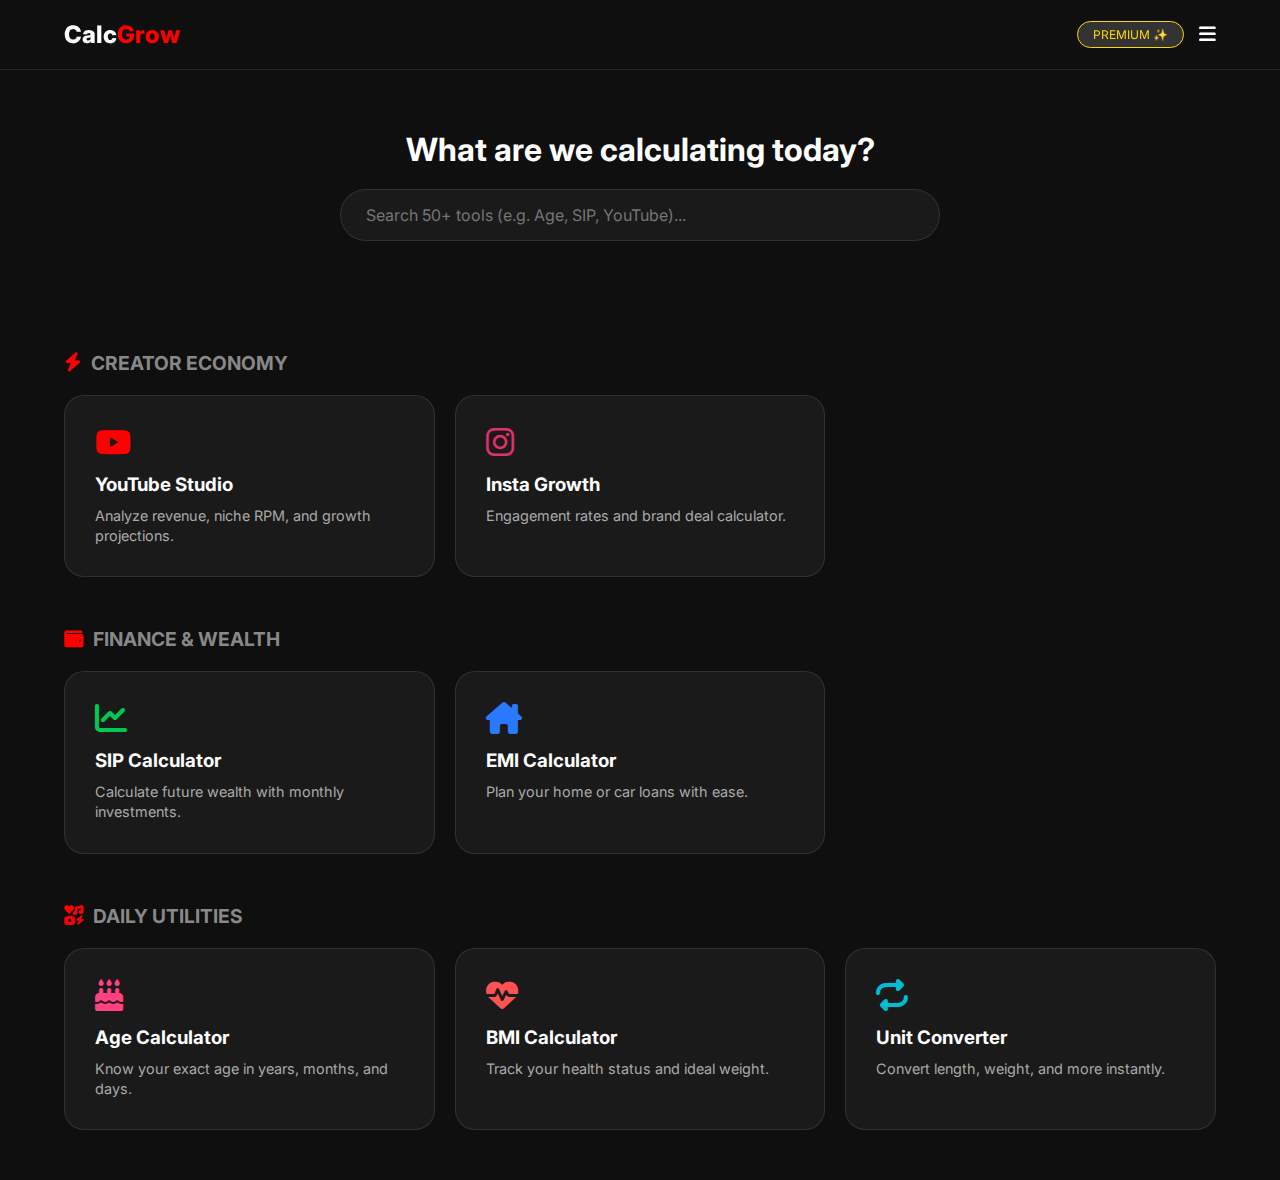
<file: index.html>
<!DOCTYPE html>
<html lang="en">
<head>
    <meta charset="UTF-8">
    <meta name="viewport" content="width=device-width, initial-scale=1.0">
    <title>CalcGrow | All-in-One SaaS Ecosystem</title>
    <link rel="stylesheet" href="https://cdnjs.cloudflare.com/ajax/libs/font-awesome/6.4.0/css/all.min.css">
    <link href="https://fonts.googleapis.com/css2?family=Inter:wght@400;600;800&display=swap" rel="stylesheet">
    <style>
        :root {
            --primary: #FF0000; --bg: #0f0f0f; --card: #1a1a1a;
            --text: #ffffff; --border: rgba(255,255,255,0.1);
        }
        * { margin: 0; padding: 0; box-sizing: border-box; font-family: 'Inter', sans-serif; }
        body { background: var(--bg); color: var(--text); padding-bottom: 50px; }

        /* Navigation */
        .navbar { padding: 20px 5%; display: flex; justify-content: space-between; align-items: center; border-bottom: 1px solid var(--border); position: sticky; top: 0; background: rgba(15,15,15,0.9); backdrop-filter: blur(10px); z-index: 100; }
        .logo { font-size: 1.5rem; font-weight: 800; color: var(--text); text-decoration: none; }
        .logo span { color: var(--primary); }

        /* Search & Hero */
        .hero { padding: 60px 5%; text-align: center; }
        .search-box { width: 100%; max-width: 600px; padding: 15px 25px; border-radius: 50px; border: 1px solid var(--border); background: var(--card); color: white; font-size: 1rem; margin-top: 20px; }

        /* Categories Section */
        .container { padding: 0 5%; }
        .category-block { margin-top: 50px; }
        .category-header { font-size: 1.2rem; font-weight: 700; margin-bottom: 20px; color: #888; display: flex; align-items: center; gap: 10px; }
        .category-header i { color: var(--primary); }

        .grid { display: grid; grid-template-columns: repeat(auto-fill, minmax(280px, 1fr)); gap: 20px; }
        
        /* Tool Card */
        .tool-card { background: var(--card); padding: 30px; border-radius: 20px; border: 1px solid var(--border); transition: 0.3s; text-decoration: none; color: white; display: block; }
        .tool-card:hover { border-color: var(--primary); transform: translateY(-5px); box-shadow: 0 10px 30px rgba(255,0,0,0.1); }
        .tool-card i { font-size: 2rem; margin-bottom: 15px; }
        .tool-card h3 { margin-bottom: 10px; }
        .tool-card p { font-size: 0.9rem; color: #aaa; line-height: 1.4; }

        @media (max-width: 768px) { .hero h1 { font-size: 1.8rem; } }
    </style>
</head>
<body>

    <nav class="navbar">
        <a href="#" class="logo">Calc<span>Grow</span></a>
        <div style="display:flex; gap:15px; align-items:center;">
            <div style="background: #333; padding: 5px 15px; border-radius: 20px; font-size: 12px; color: gold; border: 1px solid gold;">PREMIUM ✨</div>
            <i class="fa-solid fa-bars" style="font-size: 1.2rem; cursor: pointer;"></i>
        </div>
    </nav>

    <header class="hero">
        <h1>What are we calculating today?</h1>
        <input type="text" class="search-box" id="search" placeholder="Search 50+ tools (e.g. Age, SIP, YouTube)..." onkeyup="filterTools()">
    </header>

    <div class="container">
        
        <div class="category-block" id="creator">
            <div class="category-header"><i class="fa-solid fa-bolt"></i> CREATOR ECONOMY</div>
            <div class="grid">
                <a href="tools/youtube.html" class="tool-card">
                    <i class="fa-brands fa-youtube" style="color: #FF0000;"></i>
                    <h3>YouTube Studio</h3>
                    <p>Analyze revenue, niche RPM, and growth projections.</p>
                </a>
                <a href="#" class="tool-card">
                    <i class="fa-brands fa-instagram" style="color: #E1306C;"></i>
                    <h3>Insta Growth</h3>
                    <p>Engagement rates and brand deal calculator.</p>
                </a>
            </div>
        </div>

        <div class="category-block" id="finance">
            <div class="category-header"><i class="fa-solid fa-wallet"></i> FINANCE & WEALTH</div>
            <div class="grid">
                <a href="#" class="tool-card">
                    <i class="fa-solid fa-chart-line" style="color: #00C853;"></i>
                    <h3>SIP Calculator</h3>
                    <p>Calculate future wealth with monthly investments.</p>
                </a>
                <a href="#" class="tool-card">
                    <i class="fa-solid fa-house-chimney" style="color: #2979FF;"></i>
                    <h3>EMI Calculator</h3>
                    <p>Plan your home or car loans with ease.</p>
                </a>
            </div>
        </div>

        <div class="category-block" id="daily">
            <div class="category-header"><i class="fa-solid fa-icons"></i> DAILY UTILITIES</div>
            <div class="grid">
                <a href="#" class="tool-card">
                    <i class="fa-solid fa-cake-candles" style="color: #FF4081;"></i>
                    <h3>Age Calculator</h3>
                    <p>Know your exact age in years, months, and days.</p>
                </a>
                <a href="#" class="tool-card">
                    <i class="fa-solid fa-heart-pulse" style="color: #FF5252;"></i>
                    <h3>BMI Calculator</h3>
                    <p>Track your health status and ideal weight.</p>
                </a>
                <a href="#" class="tool-card">
                    <i class="fa-solid fa-repeat" style="color: #00BCD4;"></i>
                    <h3>Unit Converter</h3>
                    <p>Convert length, weight, and more instantly.</p>
                </a>
            </div>
        </div>

    </div>

    <script>
        function filterTools() {
            let input = document.getElementById('search').value.toLowerCase();
            let cards = document.getElementsByClassName('tool-card');
            for (let card of cards) {
                let text = card.innerText.toLowerCase();
                card.style.display = text.includes(input) ? "block" : "none";
            }
        }
    </script>
</bo
    dy>
</html>
</file>
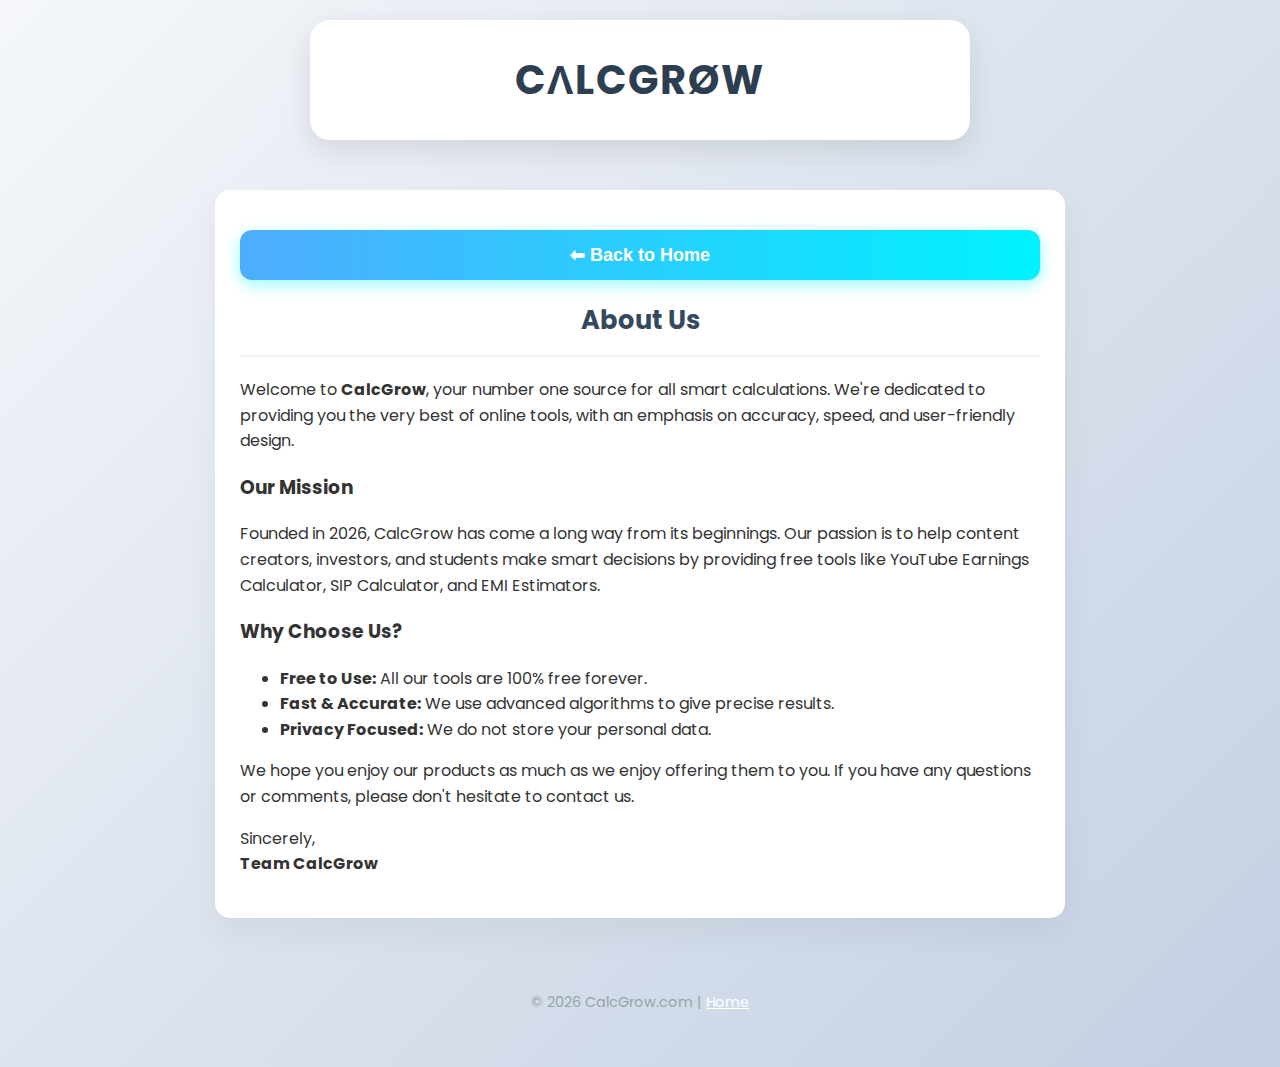
<file: about.html>
<!DOCTYPE html>
<html lang="en">
<head>
  <meta charset="UTF-8">
  <meta name="viewport" content="width=device-width, initial-scale=1.0">
  <title>About Us - CalcGrow</title>
  <link rel="stylesheet" href="style.css">
  <link href="https://fonts.googleapis.com/css2?family=Poppins:wght@300;400;600&display=swap" rel="stylesheet">
</head>
<body>

  <header>
    <h1 style="letter-spacing: 2px; font-weight: 700;">C&Lambda;LCGR&Oslash;W</h1>
  </header>

  <div class="container" style="display:block; max-width: 800px; margin: 20px auto;">
    <button class="back-btn" onclick="window.location.href='index.html'">⬅ Back to Home</button>
    <h2>About Us</h2>
    <div style="text-align: left; line-height: 1.6;">
      <p>Welcome to <strong>CalcGrow</strong>, your number one source for all smart calculations. We're dedicated to providing you the very best of online tools, with an emphasis on accuracy, speed, and user-friendly design.</p>
      
      <h3>Our Mission</h3>
      <p>Founded in 2026, CalcGrow has come a long way from its beginnings. Our passion is to help content creators, investors, and students make smart decisions by providing free tools like YouTube Earnings Calculator, SIP Calculator, and EMI Estimators.</p>

      <h3>Why Choose Us?</h3>
      <ul>
        <li><strong>Free to Use:</strong> All our tools are 100% free forever.</li>
        <li><strong>Fast & Accurate:</strong> We use advanced algorithms to give precise results.</li>
        <li><strong>Privacy Focused:</strong> We do not store your personal data.</li>
      </ul>

      <p>We hope you enjoy our products as much as we enjoy offering them to you. If you have any questions or comments, please don't hesitate to contact us.</p>
      
      <p>Sincerely,<br><strong>Team CalcGrow</strong></p>
    </div>
  </div>

  <footer>
    <p>© 2026 CalcGrow.com | <a href="index.html" style="color:white;">Home</a></p>
  </footer>

</body>
</
  html>
</file>
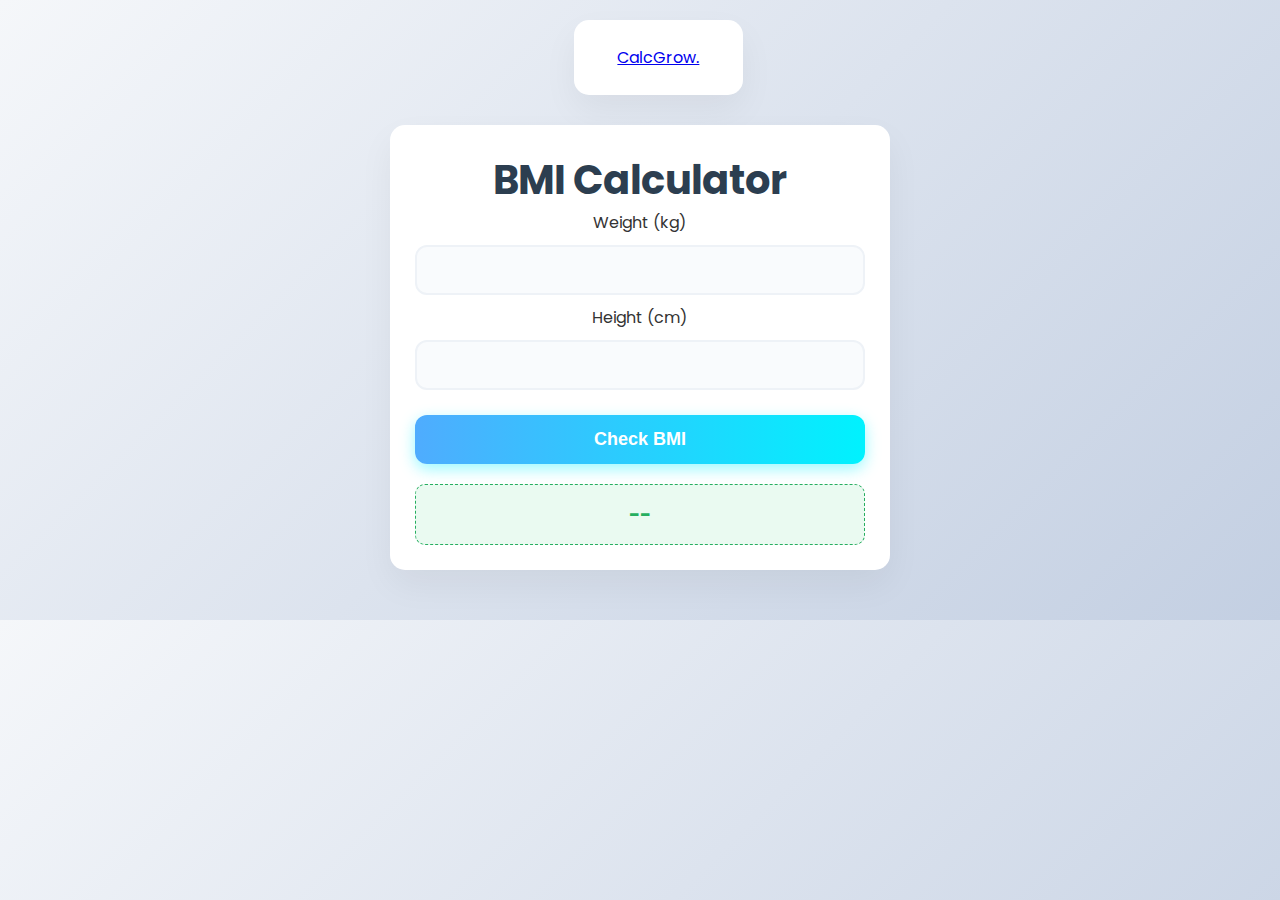
<file: bmi.html>
<!DOCTYPE html>
<html lang="en"><head><meta charset="UTF-8"><meta name="viewport" content="width=device-width, initial-scale=1.0"><title>BMI Calculator</title><link rel="stylesheet" href="style.css"></head>
<body><nav class="navbar"><div class="container"><a href="index.html" class="logo">CalcGrow.</a></div></nav>
<div class="container"><div class="calc-wrapper"><h1>BMI Calculator</h1>
<div class="input-group"><label>Weight (kg)</label><input type="number" id="weight"></div>
<div class="input-group"><label>Height (cm)</label><input type="number" id="height"></div>
<button class="cta-btn" onclick="calculateBMI()" style="width:100%">Check BMI</button>
<div class="result-box"><div class="result-value" id="bmiResult">--</div></div></div></div>
<script src="script.js"></script></body></html>
</file>
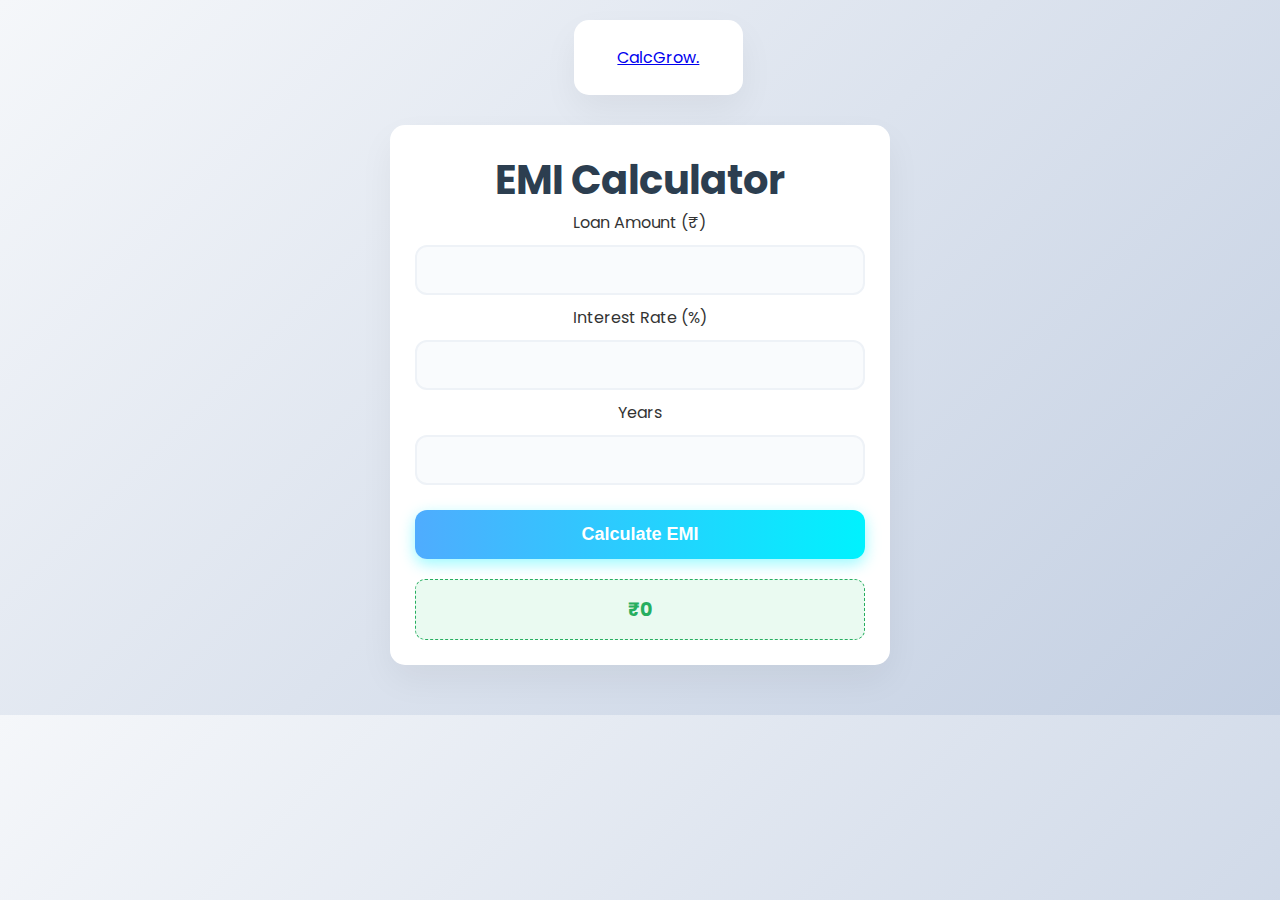
<file: emi.html>
<!DOCTYPE html>
<html lang="en">
<head>
    <meta charset="UTF-8">
    <meta name="viewport" content="width=device-width, initial-scale=1.0">
    <title>EMI Calculator - CalcGrow</title>
    <link rel="stylesheet" href="style.css">
</head>
<body>
    <nav class="navbar"><div class="container"><a href="index.html" class="logo">CalcGrow.</a></div></nav>
    <div class="container">
        <div class="calc-wrapper">
            <h1>EMI Calculator</h1>
            <div class="input-group"><label>Loan Amount (₹)</label><input type="number" id="loanAmount"></div>
            <div class="input-group"><label>Interest Rate (%)</label><input type="number" id="interestRate"></div>
            <div class="input-group"><label>Years</label><input type="number" id="loanTenure"></div>
            <button class="cta-btn" onclick="calculateEMI()" style="width:100%">Calculate EMI</button>
            <div class="result-box"><div class="result-value" id="emiResult">₹0</div></div>
        </div>
    </div>
    <script src="script.js"></script>
</body>
</html>
</file>
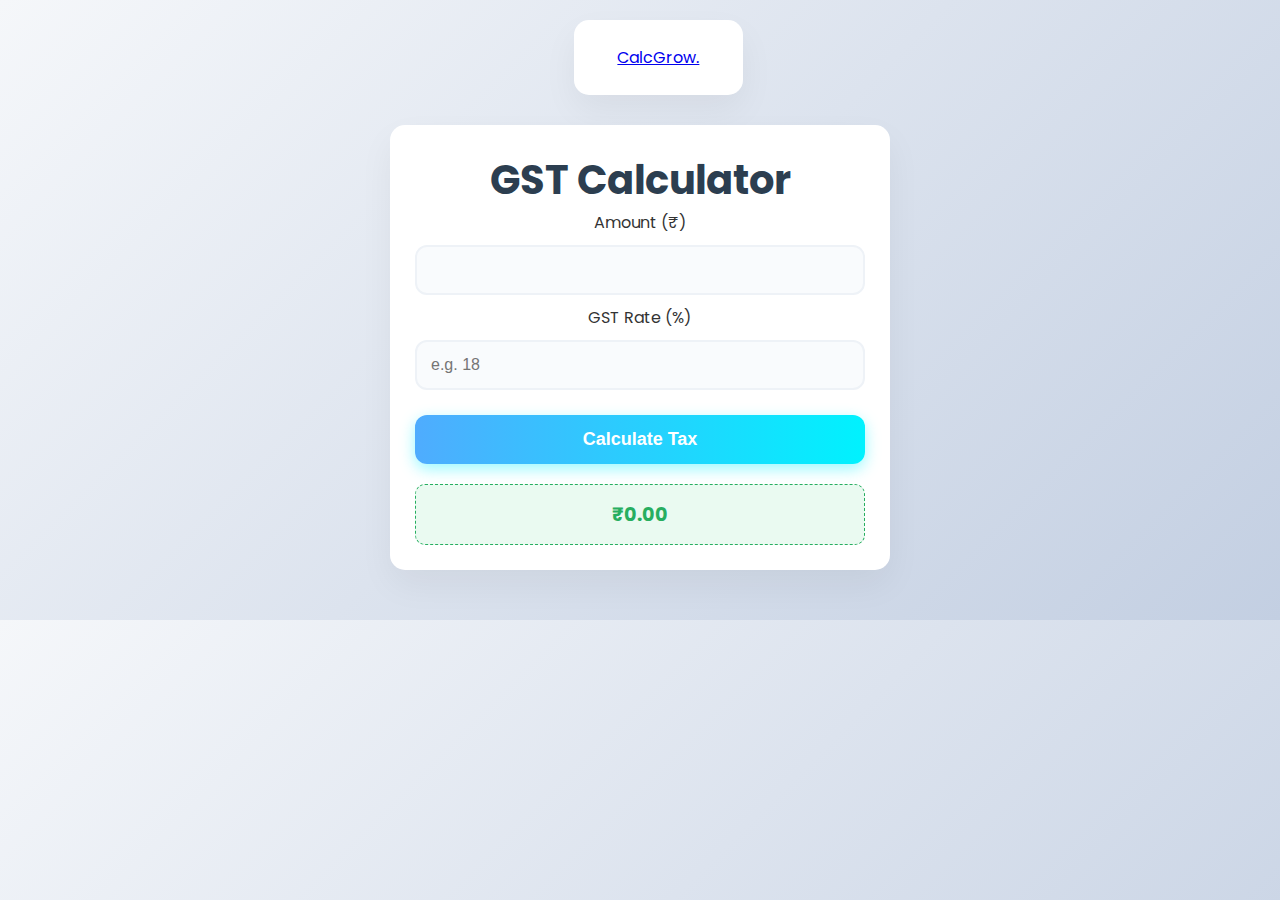
<file: gst.html>
<!DOCTYPE html>
<html lang="en">
<head>
    <meta charset="UTF-8">
    <meta name="viewport" content="width=device-width, initial-scale=1.0">
    <title>GST Calculator - CalcGrow</title>
    <link rel="stylesheet" href="style.css">
</head>
<body>
    <nav class="navbar"><div class="container"><a href="index.html" class="logo">CalcGrow.</a></div></nav>
    <div class="container">
        <div class="calc-wrapper">
            <h1>GST Calculator</h1>
            <div class="input-group"><label>Amount (₹)</label><input type="number" id="gstAmount"></div>
            <div class="input-group"><label>GST Rate (%)</label><input type="number" id="gstRate" placeholder="e.g. 18"></div>
            <button class="cta-btn" onclick="calculateGST()" style="width:100%">Calculate Tax</button>
            <div class="result-box"><div class="result-value" id="gstResult">₹0.00</div></div>
        </div>
    </div>
    <script src="script.js"></script>
</body>
</html>
</file>
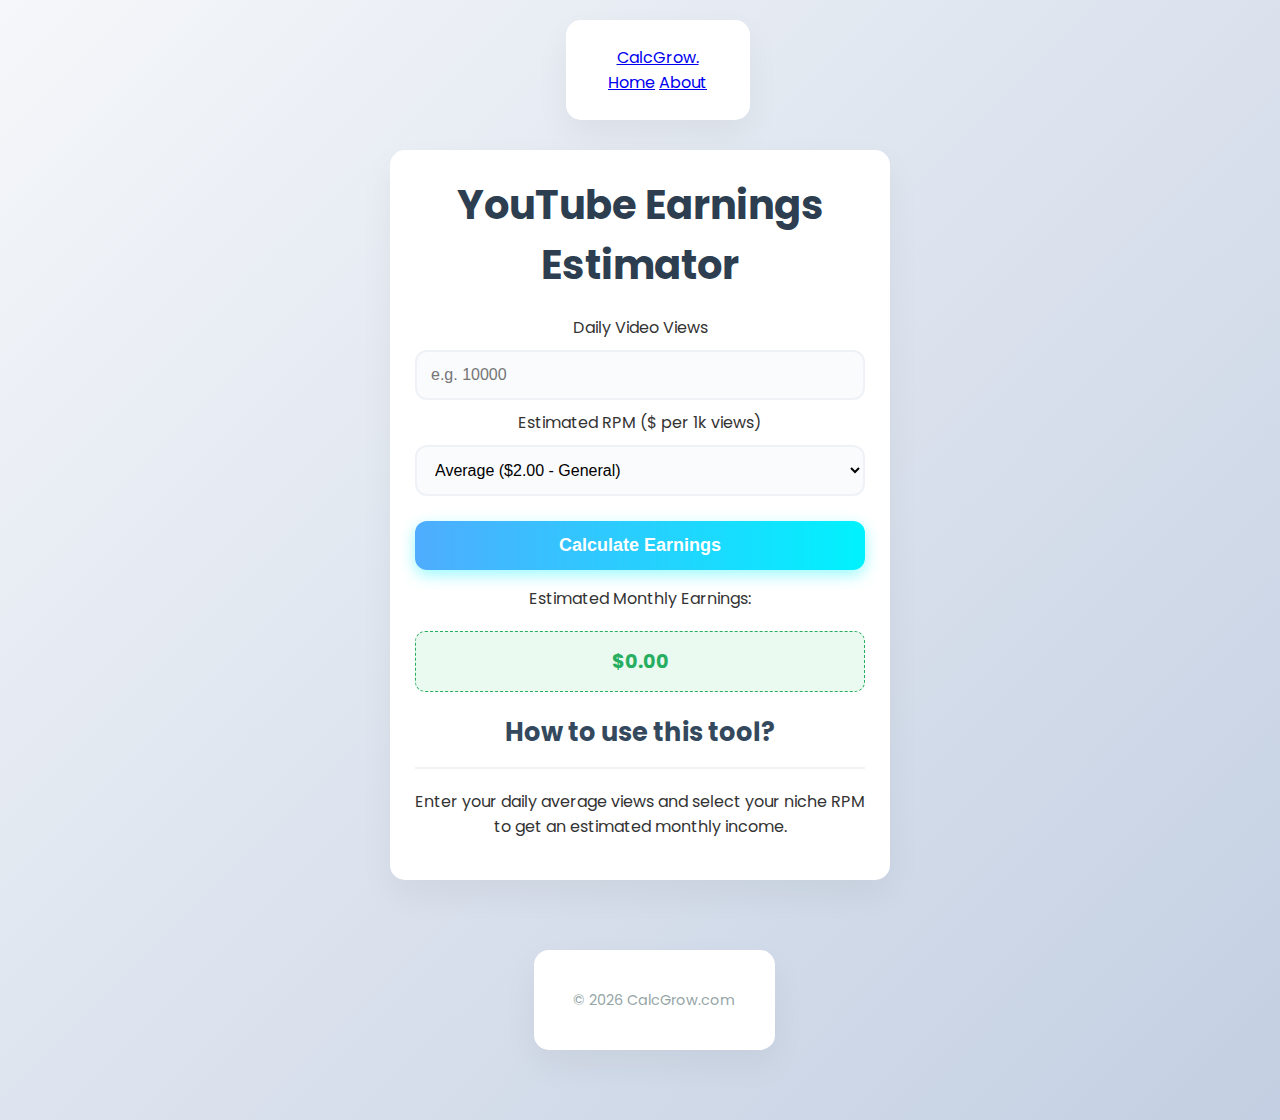
<file: calculators/youtube.html>
<!DOCTYPE html>
<html lang="en">
<head>
    <meta charset="UTF-8">
    <meta name="viewport" content="width=device-width, initial-scale=1.0">
    <title>YouTube Money Calculator - CalcGrow</title>
    <link rel="stylesheet" href="../style.css">
    <link href="https://fonts.googleapis.com/css2?family=Inter:wght@400;500;600;700&display=swap" rel="stylesheet">
</head>
<body>

    <nav class="navbar">
        <div class="container nav-content">
            <a href="../index.html" class="logo">CalcGrow.</a>
            <div class="nav-links">
                <a href="../index.html">Home</a>
                <a href="../about.html">About</a>
            </div>
        </div>
    </nav>

    <div class="container">
        <div class="calc-wrapper">
            <h1 style="text-align:center; margin-bottom:20px;">YouTube Earnings Estimator</h1>
            
            <div class="input-group">
                <label>Daily Video Views</label>
                <input type="number" id="ytViews" placeholder="e.g. 10000">
            </div>

            <div class="input-group">
                <label>Estimated RPM ($ per 1k views)</label>
                <select id="ytRpm">
                    <option value="0.5">Low ($0.50 - Shorts/Vlogs)</option>
                    <option value="2.0" selected>Average ($2.00 - General)</option>
                    <option value="5.0">High ($5.00 - Tech/Finance)</option>
                </select>
            </div>

            <button class="cta-btn" onclick="calculateYoutube()" style="width:100%">Calculate Earnings</button>

            <div class="result-box">
                <p>Estimated Monthly Earnings:</p>
                <div class="result-value" id="ytResult">$0.00</div>
            </div>
        </div>

        <article class="content-article">
            <h2>How to use this tool?</h2>
            <p>Enter your daily average views and select your niche RPM to get an estimated monthly income.</p>
        </article>
    </div>

    <footer>
        <div class="container">
            <p>© 2026 CalcGrow.com</p>
        </div>
    </footer>

    <script src="../script.js"></script>
</body>

</html>
</file>
<file: style.css>
/* Modern Pro Styling for CalcGrow */
@import url('https://fonts.googleapis.com/css2?family=Poppins:wght@300;400;600&display=swap');

body {
    font-family: 'Poppins', sans-serif;
    background: linear-gradient(135deg, #f5f7fa 0%, #c3cfe2 100%);
    margin: 0;
    padding: 20px;
    display: flex;
    flex-direction: column;
    align-items: center;
    color: #333;
}

header {
    text-align: center;
    margin-bottom: 30px;
    background: #fff;
    padding: 30px;
    border-radius: 20px;
    box-shadow: 0 10px 30px rgba(0,0,0,0.1);
    width: 90%;
    max-width: 600px;
}

h1 {
    margin: 0;
    color: #2c3e50;
    font-size: 2.5rem;
    font-weight: 700;
}

.tagline {
    color: #7f8c8d;
    margin-top: 10px;
    font-size: 1.1rem;
}

/* 3D Card Style */
.container {
    background: white;
    padding: 25px;
    border-radius: 15px;
    box-shadow: 0 15px 35px rgba(0,0,0,0.05);
    width: 90%;
    max-width: 450px;
    margin-bottom: 30px;
    text-align: center;
    transition: transform 0.3s ease, box-shadow 0.3s ease;
}

.container:hover {
    transform: translateY(-5px);
    box-shadow: 0 20px 40px rgba(0,0,0,0.1);
}

h2 {
    color: #34495e;
    font-size: 1.6rem;
    margin-bottom: 20px;
    border-bottom: 2px solid #f0f2f5;
    padding-bottom: 15px;
}

/* Stylish Inputs */
input, select {
    width: 100%;
    padding: 14px;
    margin: 10px 0;
    border: 2px solid #eef2f7;
    border-radius: 12px;
    box-sizing: border-box;
    font-size: 16px;
    background-color: #f9fbfd;
    transition: all 0.3s;
}

input:focus {
    border-color: #4facfe;
    background-color: #fff;
    outline: none;
    box-shadow: 0 0 0 4px rgba(79, 172, 254, 0.1);
}

/* Shining Blue Buttons */
button {
    width: 100%;
    padding: 14px;
    margin-top: 15px;
    background: linear-gradient(to right, #4facfe 0%, #00f2fe 100%);
    color: white;
    border: none;
    border-radius: 12px;
    font-size: 18px;
    font-weight: 600;
    cursor: pointer;
    box-shadow: 0 5px 15px rgba(0, 242, 254, 0.4);
    transition: transform 0.2s, box-shadow 0.2s;
}

button:active {
    transform: scale(0.98);
}

/* Result Box */
div[id$="Result"] {
    margin-top: 20px;
    font-weight: 700;
    color: #27ae60;
    font-size: 1.2rem;
    padding: 15px;
    background: #eafaf1;
    border-radius: 10px;
    border: 1px dashed #27ae60;
}

/* Footer */
footer {
    margin-top: 40px;
    margin-bottom: 20px;
    color: #95a5a6;
    font-size: 0.9rem;
}
</file>
